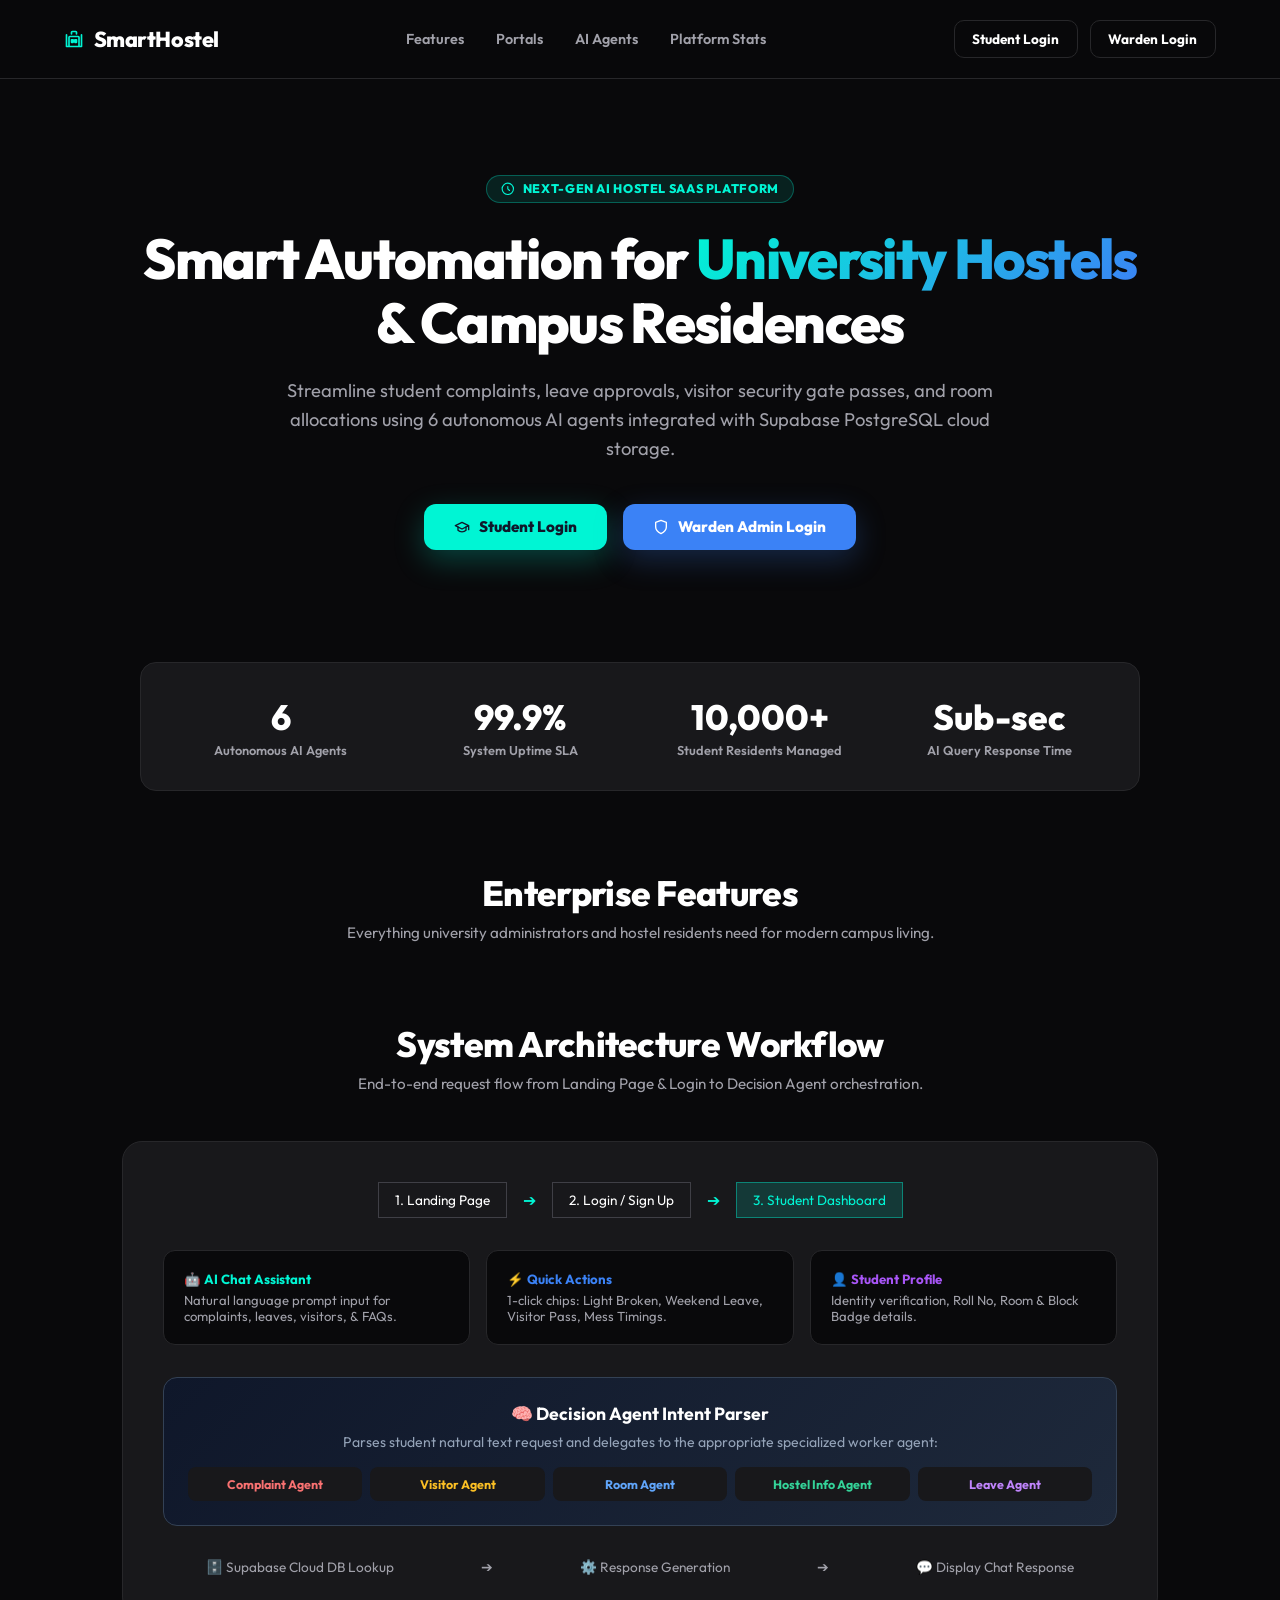
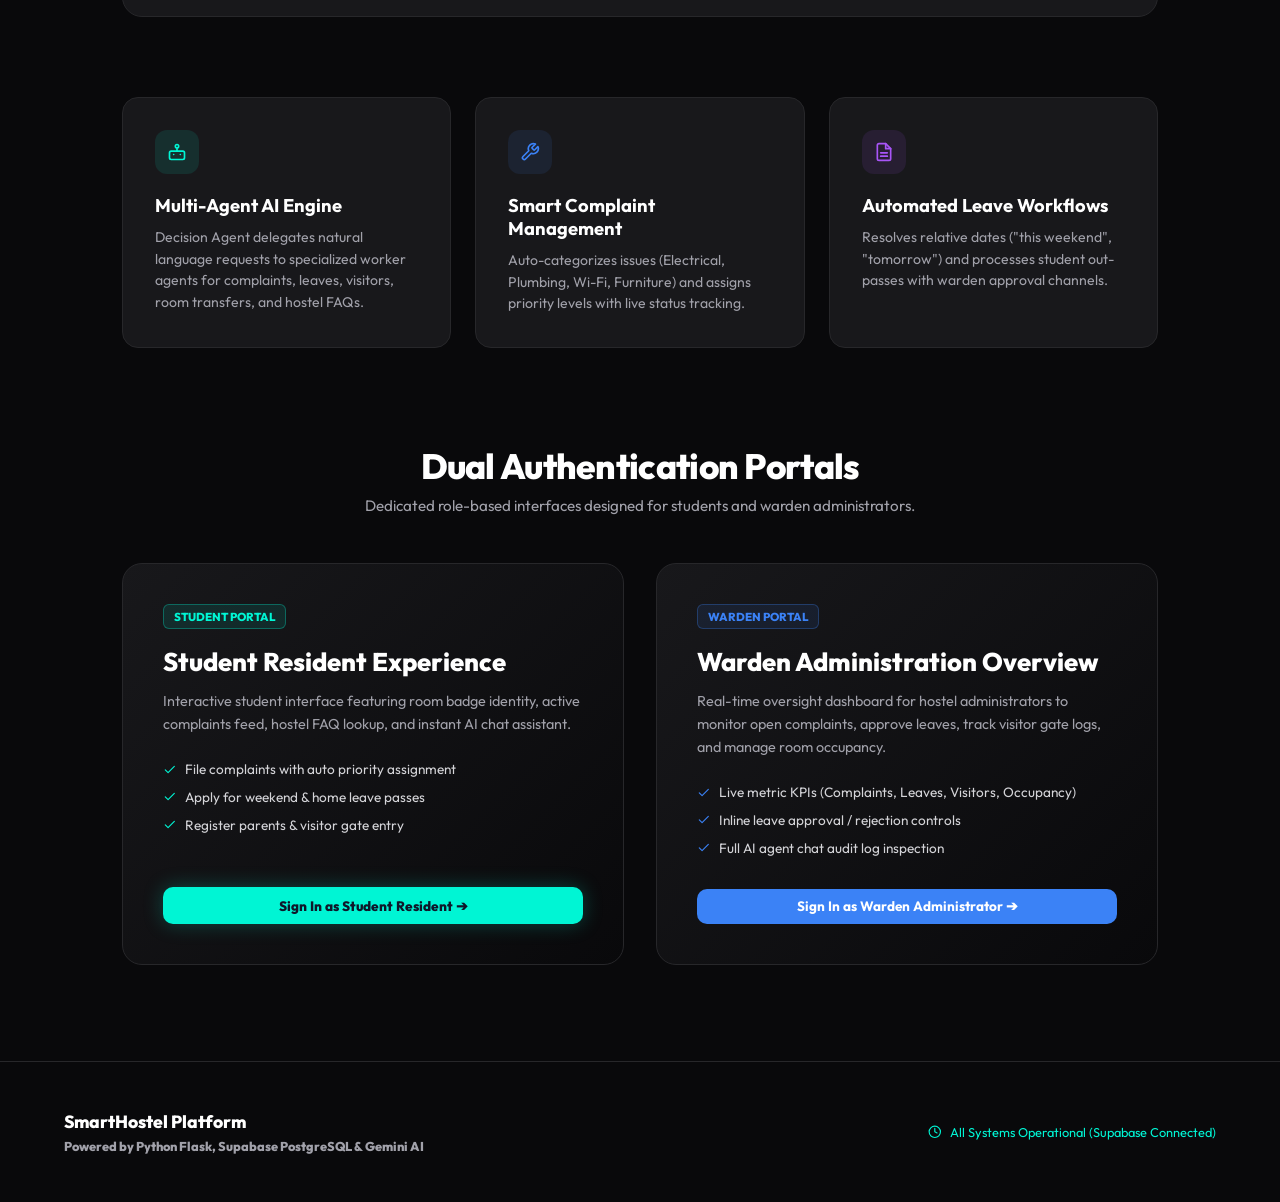
<file: templates/landing.html>
<!DOCTYPE html>
<html lang="en">
<head>
    <meta charset="UTF-8">
    <meta name="viewport" content="width=device-width, initial-scale=1.0">
    <title>SmartHostel — Next-Gen AI Hostel Management Platform</title>
    <style>
        @import url('https://fonts.googleapis.com/css2?family=Outfit:wght@300;400;500;600;700;800&family=JetBrains+Mono:wght@400;500;700&display=swap');

        :root {
            --landing-bg: #09090b;
            --landing-card: #18181b;
            --landing-border: #27272a;
            --landing-text: #f4f4f5;
            --landing-sub: #a1a1aa;
            --mint-accent: #00f5d4;
            --mint-dark: #059669;
            --blue-accent: #3b82f6;
        }

        * {
            margin: 0;
            padding: 0;
            box-sizing: border-box;
        }

        body {
            background-color: var(--landing-bg) !important;
            color: var(--landing-text) !important;
            font-family: 'Outfit', -apple-system, BlinkMacSystemFont, sans-serif !important;
            display: block !important;
            width: 100% !important;
            min-height: 100vh;
            margin: 0 !important;
            padding: 0 !important;
            overflow-x: hidden;
        }

        /* SVG Icon Base Styling */
        .svg-icon {
            width: 1rem;
            height: 1rem;
            display: inline-block;
            stroke: currentColor;
            fill: none;
            stroke-width: 2;
            stroke-linecap: round;
            stroke-linejoin: round;
            vertical-align: middle;
            flex-shrink: 0;
        }

        .svg-icon.icon-lg {
            width: 1.25rem;
            height: 1.25rem;
        }

        .svg-icon.icon-sm {
            width: 0.85rem;
            height: 0.85rem;
        }

        /* Tooltip Styling for Landing Page */
        [data-tooltip] {
            position: relative;
        }

        [data-tooltip]::before {
            content: attr(data-tooltip);
            position: absolute;
            bottom: 125%;
            left: 50%;
            transform: translateX(-50%) scale(0.92);
            background: #0f172a;
            color: #ffffff;
            font-size: 0.7rem;
            font-weight: 600;
            padding: 0.3rem 0.6rem;
            border-radius: 6px;
            white-space: nowrap;
            opacity: 0;
            visibility: hidden;
            transition: all 0.15s ease;
            pointer-events: none;
            box-shadow: 0 4px 14px rgba(0, 0, 0, 0.4);
            z-index: 200;
        }

        [data-tooltip]:hover::before {
            opacity: 1;
            visibility: visible;
            transform: translateX(-50%) scale(1);
        }

        /* Header Navigation */
        .landing-header {
            display: flex;
            justify-content: space-between;
            align-items: center;
            padding: 1.25rem 4rem;
            border-bottom: 1px solid var(--landing-border);
            background: rgba(9, 9, 11, 0.8);
            backdrop-filter: blur(12px);
            position: sticky;
            top: 0;
            z-index: 100;
        }

        .brand-logo {
            display: flex;
            align-items: center;
            gap: 0.6rem;
            font-size: 1.35rem;
            font-weight: 800;
            color: #ffffff;
            letter-spacing: -0.02em;
            text-decoration: none;
        }

        .nav-links {
            display: flex;
            align-items: center;
            gap: 2rem;
        }

        .nav-link-item {
            color: var(--landing-sub);
            text-decoration: none;
            font-size: 0.9rem;
            font-weight: 600;
            transition: color 0.2s ease;
        }

        .nav-link-item:hover {
            color: #ffffff;
        }

        .header-actions {
            display: flex;
            align-items: center;
            gap: 0.75rem;
        }

        .btn-ghost {
            background: transparent;
            color: #ffffff;
            border: 1px solid var(--landing-border);
            padding: 0.55rem 1.1rem;
            border-radius: 10px;
            font-size: 0.85rem;
            font-weight: 700;
            cursor: pointer;
            text-decoration: none;
            transition: all 0.2s ease;
        }

        .btn-ghost:hover {
            border-color: #52525b;
            background: #18181b;
        }

        .btn-primary-mint {
            background: var(--mint-accent);
            color: #0f172a;
            border: none;
            padding: 0.6rem 1.25rem;
            border-radius: 10px;
            font-size: 0.85rem;
            font-weight: 800;
            cursor: pointer;
            text-decoration: none;
            transition: all 0.2s ease;
            box-shadow: 0 0 20px rgba(0, 245, 212, 0.25);
        }

        .btn-primary-mint:hover {
            transform: translateY(-1px);
            box-shadow: 0 0 30px rgba(0, 245, 212, 0.4);
        }

        /* Hero Section */
        .hero-section {
            max-width: 1100px;
            margin: 0 auto;
            padding: 6rem 2rem 4rem 2rem;
            text-align: center;
        }

        .hero-badge {
            display: inline-flex;
            align-items: center;
            gap: 0.5rem;
            background: rgba(0, 245, 212, 0.1);
            border: 1px solid rgba(0, 245, 212, 0.3);
            color: var(--mint-accent);
            padding: 0.35rem 0.9rem;
            border-radius: 9999px;
            font-size: 0.78rem;
            font-weight: 800;
            letter-spacing: 0.05em;
            text-transform: uppercase;
            margin-bottom: 1.5rem;
        }

        .hero-title {
            font-size: 3.5rem;
            font-weight: 800;
            line-height: 1.15;
            letter-spacing: -0.03em;
            color: #ffffff;
            margin-bottom: 1.25rem;
        }

        .hero-title span {
            background: linear-gradient(135deg, var(--mint-accent) 0%, #3b82f6 100%);
            -webkit-background-clip: text;
            -webkit-text-fill-color: transparent;
        }

        .hero-subtitle {
            font-size: 1.15rem;
            color: var(--landing-sub);
            max-width: 720px;
            margin: 0 auto 2.5rem auto;
            line-height: 1.6;
        }

        .hero-cta-group {
            display: flex;
            justify-content: center;
            align-items: center;
            gap: 1rem;
            flex-wrap: wrap;
        }

        .btn-hero-lg {
            padding: 0.85rem 1.85rem;
            border-radius: 12px;
            font-size: 0.95rem;
            font-weight: 800;
            text-decoration: none;
            display: inline-flex;
            align-items: center;
            gap: 0.6rem;
            transition: all 0.2s ease;
        }

        .btn-student {
            background: var(--mint-accent);
            color: #0f172a;
            box-shadow: 0 10px 30px rgba(0, 245, 212, 0.25);
        }

        .btn-student:hover {
            transform: translateY(-2px);
            box-shadow: 0 15px 40px rgba(0, 245, 212, 0.4);
        }

        .btn-warden {
            background: #3b82f6;
            color: #ffffff;
            box-shadow: 0 10px 30px rgba(59, 130, 246, 0.25);
        }

        .btn-warden:hover {
            transform: translateY(-2px);
            box-shadow: 0 15px 40px rgba(59, 130, 246, 0.4);
        }

        .btn-demo-outline {
            background: transparent;
            color: #ffffff;
            border: 1px solid var(--landing-border);
        }

        .btn-demo-outline:hover {
            background: #18181b;
            border-color: #52525b;
        }

        /* Stats Grid */
        .stats-banner {
            max-width: 1000px;
            margin: 3rem auto 5rem auto;
            display: grid;
            grid-template-columns: repeat(4, 1fr);
            gap: 1.5rem;
            background: var(--landing-card);
            border: 1px solid var(--landing-border);
            border-radius: 16px;
            padding: 2rem;
            text-align: center;
        }

        .stat-box h3 {
            font-size: 2.2rem;
            font-weight: 800;
            color: #ffffff;
            margin-bottom: 0.2rem;
        }

        .stat-box p {
            font-size: 0.8rem;
            color: var(--landing-sub);
            font-weight: 600;
        }

        /* Section Title */
        .section-header {
            text-align: center;
            max-width: 600px;
            margin: 0 auto 3rem auto;
        }

        .section-header h2 {
            font-size: 2.2rem;
            font-weight: 800;
            color: #ffffff;
            letter-spacing: -0.02em;
            margin-bottom: 0.5rem;
        }

        .section-header p {
            font-size: 0.95rem;
            color: var(--landing-sub);
        }

        /* Features Grid */
        .features-grid {
            max-width: 1100px;
            margin: 0 auto 6rem auto;
            display: grid;
            grid-template-columns: repeat(3, 1fr);
            gap: 1.5rem;
            padding: 0 2rem;
        }

        .feature-card {
            background: var(--landing-card);
            border: 1px solid var(--landing-border);
            border-radius: 16px;
            padding: 2rem;
            transition: all 0.2s ease;
        }

        .feature-card:hover {
            border-color: #3f3f46;
            transform: translateY(-3px);
        }

        .feature-icon {
            width: 44px;
            height: 44px;
            border-radius: 12px;
            background: rgba(0, 245, 212, 0.1);
            color: var(--mint-accent);
            display: flex;
            align-items: center;
            justify-content: center;
            margin-bottom: 1.25rem;
        }

        .feature-card h3 {
            font-size: 1.15rem;
            font-weight: 700;
            color: #ffffff;
            margin-bottom: 0.6rem;
        }

        .feature-card p {
            font-size: 0.88rem;
            color: var(--landing-sub);
            line-height: 1.55;
        }

        /* Dual Portal Showcase Section */
        .portals-section {
            max-width: 1100px;
            margin: 0 auto 6rem auto;
            padding: 0 2rem;
        }

        .portals-grid {
            display: grid;
            grid-template-columns: repeat(2, 1fr);
            gap: 2rem;
        }

        .portal-card {
            background: linear-gradient(135deg, #18181b 0%, #09090b 100%);
            border: 1px solid var(--landing-border);
            border-radius: 20px;
            padding: 2.5rem;
            display: flex;
            flex-direction: column;
            justify-content: space-between;
        }

        .portal-badge {
            font-size: 0.72rem;
            font-weight: 800;
            padding: 0.25rem 0.6rem;
            border-radius: 6px;
            width: fit-content;
            margin-bottom: 1rem;
        }

        .portal-card h3 {
            font-size: 1.6rem;
            font-weight: 800;
            color: #ffffff;
            margin-bottom: 0.75rem;
        }

        .portal-card p {
            font-size: 0.9rem;
            color: var(--landing-sub);
            line-height: 1.6;
            margin-bottom: 1.5rem;
        }

        .portal-features-list {
            list-style: none;
            padding: 0;
            margin: 0 0 2rem 0;
            display: flex;
            flex-direction: column;
            gap: 0.6rem;
            font-size: 0.85rem;
            color: #d4d4d8;
        }

        .portal-features-list li {
            display: flex;
            align-items: center;
            gap: 0.5rem;
        }

        /* Footer */
        .landing-footer {
            border-top: 1px solid var(--landing-border);
            padding: 3rem 4rem;
            display: flex;
            justify-content: space-between;
            align-items: center;
            background: #09090b;
        }

        .footer-brand {
            font-size: 1.1rem;
            font-weight: 800;
            color: #ffffff;
        }

        .footer-text {
            font-size: 0.8rem;
            color: var(--landing-sub);
        }
    </style>
</head>
<body>

    <!-- Header Navigation -->
    <header class="landing-header">
        <a href="/" class="brand-logo">
            <span style="color: var(--mint-accent); display: inline-flex;">
                <svg class="svg-icon icon-lg" viewBox="0 0 24 24"><path d="M3 21h18M3 7v14M21 7v14M6 21V10a1 1 0 0 1 1-1h10a1 1 0 0 1 1 1v11M9 13h2v3H9zM13 13h2v3h-2zM9 6V4a1 1 0 0 1 1-1h4a1 1 0 0 1 1 1v2"/></svg>
            </span>
            <span>SmartHostel</span>
        </a>

        <nav class="nav-links">
            <a href="#features" class="nav-link-item">Features</a>
            <a href="#portals" class="nav-link-item">Portals</a>
            <a href="#ai-agents" class="nav-link-item">AI Agents</a>
            <a href="#stats" class="nav-link-item">Platform Stats</a>
        </nav>

        <div class="header-actions">
            <a href="/login?role=student" class="btn-ghost" data-tooltip="Sign in as Student Resident">Student Login</a>
            <a href="/login?role=warden" class="btn-ghost" data-tooltip="Sign in as Warden Administrator">Warden Login</a>
        </div>
    </header>

    <!-- Main Hero Section -->
    <section class="hero-section">
        <div class="hero-badge">
            <svg class="svg-icon icon-sm" viewBox="0 0 24 24"><circle cx="12" cy="12" r="10"/><path d="M12 8v4l3 3"/></svg>
            <span>NEXT-GEN AI HOSTEL SAAS PLATFORM</span>
        </div>

        <h1 class="hero-title">
            Smart Automation for <span>University Hostels</span> & Campus Residences
        </h1>

        <p class="hero-subtitle">
            Streamline student complaints, leave approvals, visitor security gate passes, and room allocations using 6 autonomous AI agents integrated with Supabase PostgreSQL cloud storage.
        </p>

        <div class="hero-cta-group">
            <a href="/login?role=student" class="btn-hero-lg btn-student" data-tooltip="Access Student Portal">
                <svg class="svg-icon" viewBox="0 0 24 24"><path d="M22 10v6M2 10l10-5 10 5-10 5z"/><path d="M6 12v5c3 3 9 3 12 0v-5"/></svg>
                <span>Student Login</span>
            </a>

            <a href="/login?role=warden" class="btn-hero-lg btn-warden" data-tooltip="Access Warden Administration">
                <svg class="svg-icon" viewBox="0 0 24 24"><path d="M12 22s8-4 8-10V5l-8-3-8 3v7c0 6 8 10 8 10z"/></svg>
                <span>Warden Admin Login</span>
            </a>
        </div>
    </section>

    <!-- Platform Stats Banner -->
    <section class="stats-banner" id="stats">
        <div class="stat-box">
            <h3>6</h3>
            <p>Autonomous AI Agents</p>
        </div>
        <div class="stat-box">
            <h3>99.9%</h3>
            <p>System Uptime SLA</p>
        </div>
        <div class="stat-box">
            <h3>10,000+</h3>
            <p>Student Residents Managed</p>
        </div>
        <div class="stat-box">
            <h3>Sub-sec</h3>
            <p>AI Query Response Time</p>
        </div>
    </section>

    <!-- Feature Highlights -->
    <section class="section-header" id="features">
        <h2>Enterprise Features</h2>
        <p>Everything university administrators and hostel residents need for modern campus living.</p>
    </section>

    <!-- System Workflow Flowchart Section -->
    <section class="section-header" id="ai-agents" style="margin-top: 5rem;">
        <h2>System Architecture Workflow</h2>
        <p>End-to-end request flow from Landing Page & Login to Decision Agent orchestration.</p>
    </section>

    <div style="max-width: 1100px; margin: 0 auto 5rem auto; padding: 0 2rem;">
        <div style="background: var(--landing-card); border: 1px solid var(--landing-border); border-radius: 20px; padding: 2.5rem; text-align: center;">
            <div style="display: flex; justify-content: center; align-items: center; gap: 1rem; flex-wrap: wrap; margin-bottom: 2rem;">
                <span class="badge-mint-tag" style="background: #18181b; border: 1px solid #3f3f46; color: #ffffff; padding: 0.5rem 1rem; font-size: 0.85rem;">1. Landing Page</span>
                <span style="color: var(--mint-accent);">➔</span>
                <span class="badge-mint-tag" style="background: #18181b; border: 1px solid #3f3f46; color: #ffffff; padding: 0.5rem 1rem; font-size: 0.85rem;">2. Login / Sign Up</span>
                <span style="color: var(--mint-accent);">➔</span>
                <span class="badge-mint-tag" style="background: rgba(0, 245, 212, 0.15); border: 1px solid rgba(0, 245, 212, 0.4); color: var(--mint-accent); padding: 0.5rem 1rem; font-size: 0.85rem;">3. Student Dashboard</span>
            </div>

            <div style="display: grid; grid-template-columns: repeat(3, 1fr); gap: 1rem; margin-bottom: 2rem; text-align: left;">
                <div style="background: #09090b; border: 1px solid #27272a; padding: 1.25rem; border-radius: 12px;">
                    <h5 style="color: var(--mint-accent); margin-bottom: 0.3rem;">🤖 AI Chat Assistant</h5>
                    <p style="font-size: 0.82rem; color: var(--landing-sub);">Natural language prompt input for complaints, leaves, visitors, & FAQs.</p>
                </div>
                <div style="background: #09090b; border: 1px solid #27272a; padding: 1.25rem; border-radius: 12px;">
                    <h5 style="color: #3b82f6; margin-bottom: 0.3rem;">⚡ Quick Actions</h5>
                    <p style="font-size: 0.82rem; color: var(--landing-sub);">1-click chips: Light Broken, Weekend Leave, Visitor Pass, Mess Timings.</p>
                </div>
                <div style="background: #09090b; border: 1px solid #27272a; padding: 1.25rem; border-radius: 12px;">
                    <h5 style="color: #a855f7; margin-bottom: 0.3rem;">👤 Student Profile</h5>
                    <p style="font-size: 0.82rem; color: var(--landing-sub);">Identity verification, Roll No, Room & Block Badge details.</p>
                </div>
            </div>

            <div style="background: linear-gradient(135deg, #0f172a 0%, #1e293b 100%); border: 1px solid #334155; padding: 1.5rem; border-radius: 14px; margin-bottom: 2rem;">
                <h4 style="color: #ffffff; font-size: 1.1rem; margin-bottom: 0.5rem;">🧠 Decision Agent Intent Parser</h4>
                <p style="font-size: 0.88rem; color: #94a3b8;">Parses student natural text request and delegates to the appropriate specialized worker agent:</p>
                
                <div style="display: grid; grid-template-columns: repeat(5, 1fr); gap: 0.5rem; margin-top: 1rem;">
                    <div style="background: #18181b; padding: 0.6rem; border-radius: 8px; font-size: 0.78rem; font-weight: 700; color: #f87171;">Complaint Agent</div>
                    <div style="background: #18181b; padding: 0.6rem; border-radius: 8px; font-size: 0.78rem; font-weight: 700; color: #fbbf24;">Visitor Agent</div>
                    <div style="background: #18181b; padding: 0.6rem; border-radius: 8px; font-size: 0.78rem; font-weight: 700; color: #60a5fa;">Room Agent</div>
                    <div style="background: #18181b; padding: 0.6rem; border-radius: 8px; font-size: 0.78rem; font-weight: 700; color: #34d399;">Hostel Info Agent</div>
                    <div style="background: #18181b; padding: 0.6rem; border-radius: 8px; font-size: 0.78rem; font-weight: 700; color: #c084fc;">Leave Agent</div>
                </div>
            </div>

            <div style="display: flex; justify-content: space-around; align-items: center; font-size: 0.85rem; color: var(--landing-sub);">
                <span>🗄️ Supabase Cloud DB Lookup</span>
                <span>➔</span>
                <span>⚙️ Response Generation</span>
                <span>➔</span>
                <span>💬 Display Chat Response</span>
            </div>
        </div>
    </div>

    <div class="features-grid">
        <div class="feature-card">
            <div class="feature-icon">
                <svg class="svg-icon icon-lg" viewBox="0 0 24 24"><rect x="3" y="11" width="18" height="10" rx="2"/><circle cx="12" cy="5" r="2"/><path d="M12 7v4M8 15h.01M16 15h.01"/></svg>
            </div>
            <h3>Multi-Agent AI Engine</h3>
            <p>Decision Agent delegates natural language requests to specialized worker agents for complaints, leaves, visitors, room transfers, and hostel FAQs.</p>
        </div>

        <div class="feature-card">
            <div class="feature-icon" style="background: rgba(59, 130, 246, 0.1); color: #3b82f6;">
                <svg class="svg-icon icon-lg" viewBox="0 0 24 24"><path d="M14.7 6.3a1 1 0 0 0 0 1.4l1.6 1.6a1 1 0 0 0 1.4 0l3.77-3.77a6 6 0 0 1-7.94 7.94l-6.91 6.91a2.12 2.12 0 0 1-3-3l6.91-6.91a6 6 0 0 1 7.94-7.94l-3.76 3.76z"/></svg>
            </div>
            <h3>Smart Complaint Management</h3>
            <p>Auto-categorizes issues (Electrical, Plumbing, Wi-Fi, Furniture) and assigns priority levels with live status tracking.</p>
        </div>

        <div class="feature-card">
            <div class="feature-icon" style="background: rgba(168, 85, 247, 0.1); color: #a855f7;">
                <svg class="svg-icon icon-lg" viewBox="0 0 24 24"><path d="M14 2H6a2 2 0 0 0-2 2v16a2 2 0 0 0 2 2h12a2 2 0 0 0 2-2V8z"/><polyline points="14 2 14 8 20 8"/><line x1="16" y1="13" x2="8" y2="13"/><line x1="16" y1="17" x2="8" y2="17"/></svg>
            </div>
            <h3>Automated Leave Workflows</h3>
            <p>Resolves relative dates ("this weekend", "tomorrow") and processes student out-passes with warden approval channels.</p>
        </div>
    </div>

    <!-- Dual Portals Section -->
    <section class="section-header" id="portals">
        <h2>Dual Authentication Portals</h2>
        <p>Dedicated role-based interfaces designed for students and warden administrators.</p>
    </section>

    <div class="portals-section">
        <div class="portals-grid">
            
            <!-- Student Portal Card -->
            <div class="portal-card">
                <div>
                    <div class="portal-badge" style="background: rgba(0, 245, 212, 0.1); color: var(--mint-accent); border: 1px solid rgba(0, 245, 212, 0.3);">STUDENT PORTAL</div>
                    <h3>Student Resident Experience</h3>
                    <p>Interactive student interface featuring room badge identity, active complaints feed, hostel FAQ lookup, and instant AI chat assistant.</p>
                    
                    <ul class="portal-features-list">
                        <li>
                            <svg class="svg-icon icon-sm" style="color: var(--mint-accent);" viewBox="0 0 24 24"><polyline points="20 6 9 17 4 12"/></svg>
                            File complaints with auto priority assignment
                        </li>
                        <li>
                            <svg class="svg-icon icon-sm" style="color: var(--mint-accent);" viewBox="0 0 24 24"><polyline points="20 6 9 17 4 12"/></svg>
                            Apply for weekend & home leave passes
                        </li>
                        <li>
                            <svg class="svg-icon icon-sm" style="color: var(--mint-accent);" viewBox="0 0 24 24"><polyline points="20 6 9 17 4 12"/></svg>
                            Register parents & visitor gate entry
                        </li>
                    </ul>
                </div>

                <a href="/login?role=student" class="btn-primary-mint" style="text-align: center;" data-tooltip="Sign in as Student">
                    <span>Sign In as Student Resident ➔</span>
                </a>
            </div>

            <!-- Warden Portal Card -->
            <div class="portal-card">
                <div>
                    <div class="portal-badge" style="background: rgba(59, 130, 246, 0.1); color: #3b82f6; border: 1px solid rgba(59, 130, 246, 0.3);">WARDEN PORTAL</div>
                    <h3>Warden Administration Overview</h3>
                    <p>Real-time oversight dashboard for hostel administrators to monitor open complaints, approve leaves, track visitor gate logs, and manage room occupancy.</p>
                    
                    <ul class="portal-features-list">
                        <li>
                            <svg class="svg-icon icon-sm" style="color: #3b82f6;" viewBox="0 0 24 24"><polyline points="20 6 9 17 4 12"/></svg>
                            Live metric KPIs (Complaints, Leaves, Visitors, Occupancy)
                        </li>
                        <li>
                            <svg class="svg-icon icon-sm" style="color: #3b82f6;" viewBox="0 0 24 24"><polyline points="20 6 9 17 4 12"/></svg>
                            Inline leave approval / rejection controls
                        </li>
                        <li>
                            <svg class="svg-icon icon-sm" style="color: #3b82f6;" viewBox="0 0 24 24"><polyline points="20 6 9 17 4 12"/></svg>
                            Full AI agent chat audit log inspection
                        </li>
                    </ul>
                </div>

                <a href="/login?role=warden" class="btn-ghost" style="text-align: center; background: #3b82f6; border: none; color: #ffffff;" data-tooltip="Sign in as Warden">
                    <span>Sign In as Warden Administrator ➔</span>
                </a>
            </div>

        </div>
    </div>

    <!-- Footer -->
    <footer class="landing-footer">
        <div class="footer-brand">
            <span>SmartHostel Platform</span>
            <div class="footer-text" style="margin-top: 0.3rem;">Powered by Python Flask, Supabase PostgreSQL & Gemini AI</div>
        </div>

        <div style="display: flex; align-items: center; gap: 0.5rem; font-size: 0.8rem; color: var(--mint-accent);">
            <svg class="svg-icon icon-sm" viewBox="0 0 24 24"><circle cx="12" cy="12" r="10"/><polyline points="12 6 12 12 16 14"/></svg>
            <span>All Systems Operational (Supabase Connected)</span>
        </div>
    </footer>

</body>
</html>
</file>
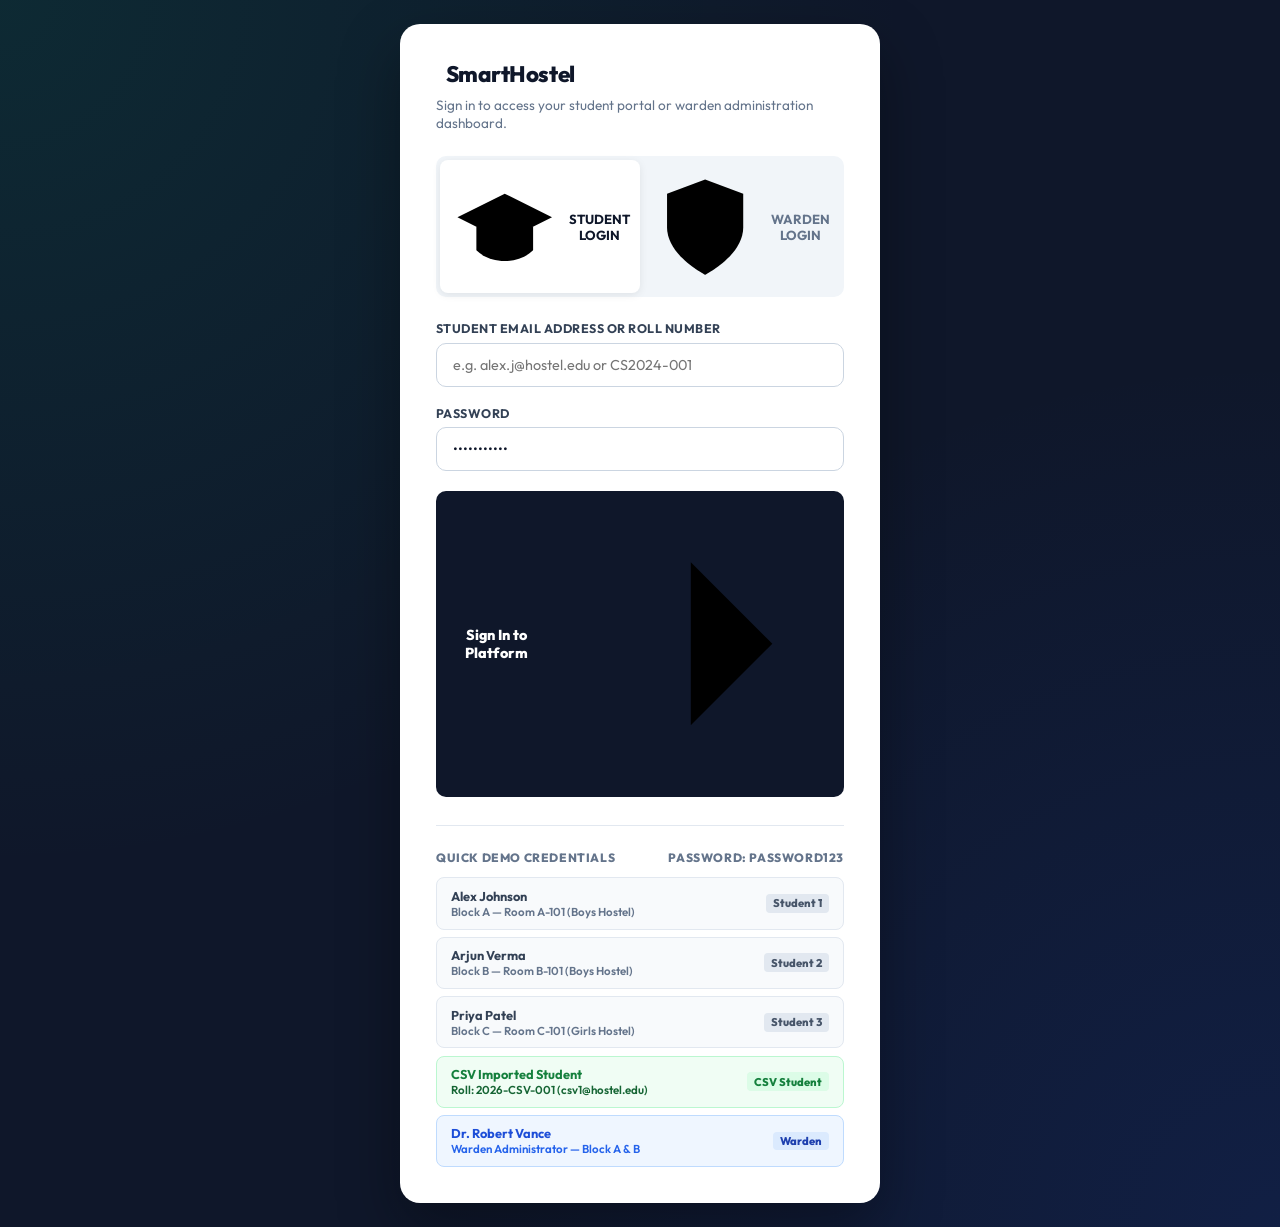
<file: templates/login.html>
<!DOCTYPE html>
<html lang="en">
<head>
    <meta charset="UTF-8">
    <meta name="viewport" content="width=device-width, initial-scale=1.0">
    <title>Sign In — Smart Hostel Platform</title>
    <link rel="stylesheet" href="/static/css/style.css">
    <style>
        body {
            background-color: #0f172a;
            background-image: 
                radial-gradient(at 0% 0%, rgba(5, 150, 105, 0.15) 0px, transparent 50%),
                radial-gradient(at 100% 100%, rgba(29, 78, 216, 0.15) 0px, transparent 50%);
            display: flex;
            align-items: center;
            justify-content: center;
            min-height: 100vh;
            margin: 0;
            padding: 1.5rem;
        }

        .login-card {
            background: #ffffff;
            border-radius: 20px;
            box-shadow: 0 25px 60px rgba(0, 0, 0, 0.35);
            width: 100%;
            max-width: 480px;
            padding: 2.25rem;
            box-sizing: border-box;
        }

        .login-brand {
            display: flex;
            align-items: center;
            gap: 0.6rem;
            margin-bottom: 0.5rem;
        }

        .login-brand h2 {
            font-size: 1.4rem;
            font-weight: 800;
            color: #0f172a;
            letter-spacing: -0.02em;
        }

        .login-subtitle {
            font-size: 0.85rem;
            color: #64748b;
            margin-bottom: 1.5rem;
        }

        .login-role-tabs {
            display: flex;
            background: #f1f5f9;
            padding: 0.25rem;
            border-radius: 10px;
            margin-bottom: 1.5rem;
        }

        .role-tab {
            flex: 1;
            padding: 0.6rem 0.5rem;
            border: none;
            background: transparent;
            font-size: 0.82rem;
            font-weight: 700;
            color: #64748b;
            border-radius: 8px;
            cursor: pointer;
            transition: all 0.2s ease;
            display: flex;
            align-items: center;
            justify-content: center;
            gap: 0.4rem;
        }

        .role-tab.active {
            background: #ffffff;
            color: #0f172a;
            box-shadow: 0 2px 8px rgba(0, 0, 0, 0.08);
        }

        .form-group {
            margin-bottom: 1.2rem;
        }

        .form-group label {
            display: block;
            font-size: 0.78rem;
            font-weight: 700;
            color: #334155;
            margin-bottom: 0.4rem;
            text-transform: uppercase;
            letter-spacing: 0.04em;
        }

        .form-control {
            width: 100%;
            padding: 0.75rem 1rem;
            border: 1px solid #cbd5e1;
            border-radius: 10px;
            font-size: 0.9rem;
            color: #0f172a;
            outline: none;
            transition: border-color 0.2s ease;
            box-sizing: border-box;
        }

        .form-control:focus {
            border-color: #059669;
            box-shadow: 0 0 0 3px rgba(5, 150, 105, 0.15);
        }

        .btn-submit {
            width: 100%;
            background: #0f172a;
            color: #ffffff;
            border: none;
            padding: 0.85rem;
            border-radius: 10px;
            font-size: 0.9rem;
            font-weight: 800;
            cursor: pointer;
            transition: background 0.2s ease;
            display: flex;
            align-items: center;
            justify-content: center;
            gap: 0.5rem;
            margin-top: 1rem;
        }

        .btn-submit:hover {
            background: #1e293b;
        }

        .demo-accounts-box {
            margin-top: 1.75rem;
            padding-top: 1.5rem;
            border-top: 1px solid #e2e8f0;
        }

        .demo-title {
            font-size: 0.75rem;
            font-weight: 800;
            color: #64748b;
            text-transform: uppercase;
            letter-spacing: 0.05em;
            margin-bottom: 0.75rem;
            display: flex;
            align-items: center;
            justify-content: space-between;
        }

        .demo-grid {
            display: flex;
            flex-direction: column;
            gap: 0.45rem;
        }

        .demo-btn {
            background: #f8fafc;
            border: 1px solid #e2e8f0;
            padding: 0.6rem 0.85rem;
            border-radius: 8px;
            font-size: 0.8rem;
            font-weight: 600;
            color: #334155;
            cursor: pointer;
            text-align: left;
            display: flex;
            align-items: center;
            justify-content: space-between;
            transition: all 0.15s ease;
        }

        .demo-btn:hover {
            background: #ecfdf5;
            border-color: #a7f3d0;
            color: #047857;
        }

        .demo-badge {
            font-size: 0.7rem;
            font-weight: 800;
            padding: 0.15rem 0.45rem;
            border-radius: 4px;
            background: #e2e8f0;
            color: #475569;
        }
    </style>
</head>
<body>

    <div class="login-card">
        <div class="login-brand">
            <span style="color: #059669; display: inline-flex;">
                <svg class="svg-icon icon-lg" viewBox="0 0 24 24"><path d="M3 21h18M3 7v14M21 7v14M6 21V10a1 1 0 0 1 1-1h10a1 1 0 0 1 1 1v11M9 13h2v3H9zM13 13h2v3h-2zM9 6V4a1 1 0 0 1 1-1h4a1 1 0 0 1 1 1v2"/></svg>
            </span>
            <h2>SmartHostel</h2>
        </div>
        <p class="login-subtitle">Sign in to access your student portal or warden administration dashboard.</p>

        <!-- Role Selector Tabs -->
        <div class="login-role-tabs">
            <button type="button" class="role-tab active" id="tabStudent" onclick="selectRole('student')">
                <svg class="svg-icon icon-sm" viewBox="0 0 24 24"><path d="M22 10v6M2 10l10-5 10 5-10 5z"/><path d="M6 12v5c3 3 9 3 12 0v-5"/></svg>
                STUDENT LOGIN
            </button>
            <button type="button" class="role-tab" id="tabWarden" onclick="selectRole('warden')">
                <svg class="svg-icon icon-sm" viewBox="0 0 24 24"><path d="M12 22s8-4 8-10V5l-8-3-8 3v7c0 6 8 10 8 10z"/></svg>
                WARDEN LOGIN
            </button>
        </div>

        <!-- Login Form -->
        <form id="loginForm" onsubmit="handleLoginSubmit(event)">
            <input type="hidden" id="roleInput" value="student">

            <div class="form-group">
                <label id="emailLabel">Student Email Address or Roll Number</label>
                <input type="text" id="emailInput" class="form-control" placeholder="e.g. alex.j@hostel.edu or CS2024-001" required>
            </div>


            <div class="form-group">
                <label>Password</label>
                <input type="password" id="passwordInput" class="form-control" placeholder="••••••••" value="password123" required>
            </div>

            <button type="submit" class="btn-submit">
                <span>Sign In to Platform</span>
                <svg class="svg-icon" viewBox="0 0 24 24"><line x1="5" y1="12" x2="19" y2="12"/><polyline points="12 5 19 12 12 19"/></svg>
            </button>
        </form>

        <!-- Quick Demo One-Click Login Accounts -->
        <div class="demo-accounts-box">
            <div class="demo-title">
                <span>Quick Demo Credentials</span>
                <span>Password: password123</span>
            </div>
            <div class="demo-grid">
                <button type="button" class="demo-btn" onclick="quickLogin('alex.j@hostel.edu', 'password123', 'student')">
                    <div>
                        <strong>Alex Johnson</strong>
                        <div style="font-size:0.72rem; color:#64748b;">Block A — Room A-101 (Boys Hostel)</div>
                    </div>
                    <span class="demo-badge">Student 1</span>
                </button>

                <button type="button" class="demo-btn" onclick="quickLogin('arjun.v@hostel.edu', 'password123', 'student')">
                    <div>
                        <strong>Arjun Verma</strong>
                        <div style="font-size:0.72rem; color:#64748b;">Block B — Room B-101 (Boys Hostel)</div>
                    </div>
                    <span class="demo-badge">Student 2</span>
                </button>

                <button type="button" class="demo-btn" onclick="quickLogin('priya.p@hostel.edu', 'password123', 'student')">
                    <div>
                        <strong>Priya Patel</strong>
                        <div style="font-size:0.72rem; color:#64748b;">Block C — Room C-101 (Girls Hostel)</div>
                    </div>
                    <span class="demo-badge">Student 3</span>
                </button>

                <button type="button" class="demo-btn" onclick="quickLogin('csv1@hostel.edu', 'password123', 'student')" style="background:#f0fdf4; border-color:#bbf7d0; color:#15803d;">
                    <div>
                        <strong>CSV Imported Student</strong>
                        <div style="font-size:0.72rem; color:#166534;">Roll: 2026-CSV-001 (csv1@hostel.edu)</div>
                    </div>
                    <span class="demo-badge" style="background:#dcfce7; color:#15803d;">CSV Student</span>
                </button>


                <button type="button" class="demo-btn" onclick="quickLogin('warden@hostel.edu', 'password123', 'warden')" style="background:#eff6ff; border-color:#bfdbfe; color:#1d4ed8;">
                    <div>
                        <strong>Dr. Robert Vance</strong>
                        <div style="font-size:0.72rem; color:#2563eb;">Warden Administrator — Block A & B</div>
                    </div>
                    <span class="demo-badge" style="background:#dbeafe; color:#1e40af;">Warden</span>
                </button>
            </div>
        </div>
    </div>

    <!-- Toast Notifications Container -->
    <div id="toastContainer" class="toast-container"></div>

    <script>
        document.addEventListener('DOMContentLoaded', () => {
            const params = new URLSearchParams(window.location.search);
            const roleParam = params.get('role');
            if (roleParam === 'warden') {
                selectRole('warden');
            } else if (roleParam === 'student') {
                selectRole('student');
            }
        });

        function selectRole(role) {
            document.getElementById('roleInput').value = role;
            const tabStudent = document.getElementById('tabStudent');
            const tabWarden = document.getElementById('tabWarden');
            const emailLabel = document.getElementById('emailLabel');
            const emailInput = document.getElementById('emailInput');

            if (role === 'warden') {
                tabStudent.classList.remove('active');
                tabWarden.classList.add('active');
                emailLabel.textContent = 'Warden Email Address';
                emailInput.placeholder = 'warden@hostel.edu';
            } else {
                tabStudent.classList.add('active');
                tabWarden.classList.remove('active');
                emailLabel.textContent = 'Student Email Address';
                emailInput.placeholder = 'alex.j@hostel.edu';
            }
        }

        async function handleLoginSubmit(e) {
            e.preventDefault();
            const email = document.getElementById('emailInput').value.trim();
            const password = document.getElementById('passwordInput').value.trim();
            const role = document.getElementById('roleInput').value;

            await performLogin(email, password, role);
        }

        async function quickLogin(email, password, role) {
            document.getElementById('emailInput').value = email;
            document.getElementById('passwordInput').value = password;
            selectRole(role);
            await performLogin(email, password, role);
        }

        async function performLogin(email, password, role) {
            try {
                const res = await fetch('/api/login', {
                    method: 'POST',
                    headers: { 'Content-Type': 'application/json' },
                    body: JSON.stringify({ email, password, role })
                });

                const data = await res.json();
                if (data.success) {
                    localStorage.setItem('shms_user', JSON.stringify(data.user));
                    sessionStorage.setItem('shms_role', data.user.role);
                    showToast(`Authenticated as ${data.user.name}`, 'info');
                    setTimeout(() => {
                        window.location.href = '/app?role=' + (data.user.role || 'student');
                    }, 300);
                } else {
                    showToast(data.message || 'Login failed', 'error');
                }
            } catch (err) {
                showToast('Network error logging in', 'error');
            }
        }

        function showToast(message, type = 'info') {
            const container = document.getElementById('toastContainer');
            if (!container) return;
            const toast = document.createElement('div');
            toast.className = `toast ${type === 'error' ? 'toast-error' : ''}`;
            toast.innerHTML = `
                <svg class="svg-icon icon-sm" viewBox="0 0 24 24"><circle cx="12" cy="12" r="10"/><line x1="12" y1="8" x2="12" y2="12"/><line x1="12" y1="16" x2="12.01" y2="16"/></svg>
                <span>${message}</span>
            `;
            container.appendChild(toast);
            setTimeout(() => {
                toast.style.opacity = '0';
                toast.style.transform = 'translateX(100%)';
                toast.style.transition = 'all 0.2s ease';
                setTimeout(() => toast.remove(), 200);
            }, 3000);
        }
    </script>
</body>
</html>
</file>
<file: static/css/style.css>
/* HSM - Modern Light Canvas & Mint Glassmorphism Theme (Hostel-OS SaaS Edition) */
@import url('https://fonts.googleapis.com/css2?family=Outfit:wght@300;400;500;600;700;800&family=JetBrains+Mono:wght@400;500;700&display=swap');

:root {
    --bg-canvas: #f4f6f8;
    --card-bg: #ffffff;
    --card-border: #e2e8f0;
    --card-shadow: 0 4px 20px rgba(0, 0, 0, 0.04);
    
    --dark-card-bg: #09090b;
    --dark-card-border: #27272a;
    --dark-card-text: #f4f4f5;

    --text-primary: #0f172a;
    --text-secondary: #475569;
    --text-muted: #94a3b8;

    --mint-accent: #00f5d4;
    --mint-glow: rgba(0, 245, 212, 0.25);
    --mint-dark: #059669;
    --mint-light-bg: #e6fffa;
    --mint-pill-text: #047857;

    --purple-accent: #8b5cf6;
    --purple-light: #f5f3ff;

    --badge-bg: #f1f5f9;
    --badge-border: #cbd5e1;
    
    --danger-bg: #fef2f2;
    --danger-text: #ef4444;
    --danger-border: #fca5a5;

    --warning-bg: #fffbeb;
    --warning-text: #d97706;
}

* {
    margin: 0;
    padding: 0;
    box-sizing: border-box;
    font-family: 'Outfit', -apple-system, BlinkMacSystemFont, sans-serif;
}

body {
    background-color: var(--bg-canvas);
    color: var(--text-primary);
    min-height: 100vh;
    display: flex;
    overflow-x: hidden;
}

/* Main Layout Grid */
.hsm-wrapper {
    display: flex;
    width: 100vw;
    height: 100vh;
    overflow: hidden;
}

/* Sidebar */
.hsm-sidebar {
    width: 260px;
    background: #ffffff;
    border-right: 1px solid var(--card-border);
    display: flex;
    flex-direction: column;
    padding: 1.25rem 1rem;
    flex-shrink: 0;
    z-index: 10;
}

.sidebar-brand {
    padding-bottom: 1rem;
    margin-bottom: 1rem;
    border-bottom: 1px solid #f1f5f9;
}

.brand-title {
    font-size: 1.3rem;
    font-weight: 800;
    color: #0f172a;
    letter-spacing: -0.02em;
    display: flex;
    align-items: center;
    gap: 0.5rem;
}

.brand-sub {
    font-size: 0.7rem;
    font-weight: 700;
    color: var(--mint-dark);
    letter-spacing: 0.08em;
    text-transform: uppercase;
    margin-top: 0.15rem;
}

.saas-plan-badge {
    background: linear-gradient(135deg, #09090b 0%, #18181b 100%);
    color: #ffffff;
    padding: 0.6rem 0.85rem;
    border-radius: 10px;
    font-size: 0.75rem;
    font-weight: 700;
    display: flex;
    justify-content: space-between;
    align-items: center;
    margin-bottom: 1.25rem;
    box-shadow: 0 4px 12px rgba(0, 0, 0, 0.15);
}

.saas-plan-badge span.tier {
    color: var(--mint-accent);
    font-weight: 800;
}

.sidebar-nav {
    display: flex;
    flex-direction: column;
    gap: 0.35rem;
    flex: 1;
}

.nav-link {
    display: flex;
    align-items: center;
    gap: 0.75rem;
    padding: 0.65rem 0.85rem;
    border-radius: 10px;
    font-size: 0.85rem;
    font-weight: 600;
    color: var(--text-secondary);
    text-decoration: none;
    transition: all 0.15s ease;
    cursor: pointer;
}

.nav-link:hover {
    background: #f1f5f9;
    color: var(--text-primary);
}

.nav-link.active {
    background: var(--mint-accent);
    color: #0f172a;
    box-shadow: 0 4px 14px var(--mint-glow);
}

.sidebar-footer {
    display: flex;
    flex-direction: column;
    gap: 0.5rem;
    padding-top: 1rem;
    border-top: 1px solid #f1f5f9;
}

.btn-dark-action {
    background: #09090b;
    color: #ffffff;
    border: none;
    padding: 0.65rem 1rem;
    border-radius: 8px;
    font-size: 0.8rem;
    font-weight: 700;
    cursor: pointer;
    display: flex;
    align-items: center;
    justify-content: center;
    gap: 0.5rem;
    transition: background 0.2s ease;
}

.btn-dark-action:hover {
    background: #27272a;
}

.footer-link {
    font-size: 0.75rem;
    color: var(--text-muted);
    text-decoration: none;
    display: flex;
    align-items: center;
    gap: 0.4rem;
    padding: 0.25rem 0.5rem;
}

.footer-link:hover {
    color: var(--text-primary);
}

/* Main Content Area */
.hsm-main {
    flex: 1;
    display: flex;
    flex-direction: column;
    height: 100vh;
    overflow-y: auto;
    background: var(--bg-canvas);
}

/* Top Header Bar */
.hsm-topbar {
    display: flex;
    justify-content: space-between;
    align-items: center;
    padding: 0.85rem 2rem;
    background: #ffffff;
    border-bottom: 1px solid var(--card-border);
    position: sticky;
    top: 0;
    z-index: 5;
}

.search-pill {
    display: flex;
    align-items: center;
    gap: 0.5rem;
    background: #f1f5f9;
    border: 1px solid #e2e8f0;
    border-radius: 9999px;
    padding: 0.45rem 1rem;
    width: 280px;
}

.search-pill input {
    border: none;
    background: transparent;
    outline: none;
    font-size: 0.85rem;
    width: 100%;
    color: var(--text-primary);
}

.tenant-select-pill {
    display: flex;
    align-items: center;
    gap: 0.4rem;
    background: #f1f5f9;
    border: 1px solid #cbd5e1;
    padding: 0.35rem 0.75rem;
    border-radius: 9999px;
    font-size: 0.78rem;
    font-weight: 700;
    color: #0f172a;
}

.tenant-select-pill select {
    background: transparent;
    border: none;
    outline: none;
    font-weight: 700;
    font-size: 0.78rem;
    color: #0f172a;
    cursor: pointer;
}

.telemetry-bar {
    display: flex;
    align-items: center;
    gap: 0.5rem;
    background: #ecfdf5;
    border: 1px solid #a7f3d0;
    padding: 0.35rem 0.75rem;
    border-radius: 9999px;
    font-size: 0.75rem;
    font-weight: 700;
    color: var(--mint-pill-text);
}

.topbar-actions {
    display: flex;
    align-items: center;
    gap: 0.85rem;
}

.role-switcher-pill {
    display: flex;
    background: #f1f5f9;
    padding: 0.25rem;
    border-radius: 9999px;
    border: 1px solid #e2e8f0;
}

.role-option {
    padding: 0.3rem 0.8rem;
    border-radius: 9999px;
    font-size: 0.75rem;
    font-weight: 700;
    color: var(--text-secondary);
    cursor: pointer;
    border: none;
    background: transparent;
    transition: all 0.15s ease;
}

.role-option.active {
    background: #09090b;
    color: #ffffff;
}

.badge-verified {
    display: inline-flex;
    align-items: center;
    gap: 0.35rem;
    background: var(--mint-light-bg);
    color: var(--mint-pill-text);
    border: 1px solid #a7f3d0;
    padding: 0.3rem 0.75rem;
    border-radius: 9999px;
    font-size: 0.75rem;
    font-weight: 700;
}

.icon-btn {
    background: transparent;
    border: 1px solid #e2e8f0;
    width: 34px;
    height: 34px;
    border-radius: 50%;
    display: flex;
    align-items: center;
    justify-content: center;
    cursor: pointer;
    color: var(--text-secondary);
}

.icon-btn:hover {
    background: #f1f5f9;
}

.user-avatar-circle {
    width: 34px;
    height: 34px;
    background: #09090b;
    color: #ffffff;
    border-radius: 50%;
    display: flex;
    align-items: center;
    justify-content: center;
    font-weight: 700;
    font-size: 0.85rem;
}

/* Dashboard Body Container */
.hsm-body {
    padding: 1.75rem 2rem;
    display: flex;
    flex-direction: column;
    gap: 1.5rem;
}

/* Title & Security Header */
.dashboard-title-row {
    display: flex;
    justify-content: space-between;
    align-items: flex-start;
}

.title-group h1 {
    font-size: 1.75rem;
    font-weight: 800;
    color: #0f172a;
    letter-spacing: -0.02em;
}

.title-group p {
    font-size: 0.88rem;
    color: var(--text-secondary);
    margin-top: 0.25rem;
}

.security-tags {
    display: flex;
    gap: 0.5rem;
}

.sec-tag {
    font-size: 0.72rem;
    font-weight: 700;
    padding: 0.35rem 0.75rem;
    border-radius: 6px;
    border: 1px solid #e2e8f0;
    background: #ffffff;
    color: var(--text-secondary);
    display: inline-flex;
    align-items: center;
    gap: 0.35rem;
}

/* Top Hero Grid */
.top-hero-grid {
    display: grid;
    grid-template-columns: 2fr 1fr;
    gap: 1.25rem;
}

.hero-stats-card {
    background: #ffffff;
    border: 1px solid var(--card-border);
    border-radius: 16px;
    padding: 1.5rem;
    box-shadow: var(--card-shadow);
    display: flex;
    flex-direction: column;
    justify-content: space-between;
}

.stats-inline-row {
    display: flex;
    justify-content: space-between;
    align-items: flex-start;
    padding-bottom: 1.25rem;
    border-bottom: 2px solid #f1f5f9;
}

.stat-item h2 {
    font-size: 2.2rem;
    font-weight: 800;
    color: #0f172a;
    line-height: 1;
}

.stat-item p {
    font-size: 0.8rem;
    font-weight: 600;
    color: var(--text-secondary);
    margin-top: 0.35rem;
}

.sig-row {
    display: flex;
    justify-content: space-between;
    align-items: center;
    margin-top: 1rem;
    font-size: 0.78rem;
    color: var(--text-muted);
}

.sig-code {
    font-family: 'JetBrains Mono', monospace;
    color: var(--mint-dark);
    background: #ecfdf5;
    padding: 0.2rem 0.5rem;
    border-radius: 4px;
}

.btn-text-action {
    background: transparent;
    border: none;
    font-size: 0.75rem;
    font-weight: 700;
    color: #0f172a;
    cursor: pointer;
    text-transform: uppercase;
    letter-spacing: 0.05em;
}

.btn-text-action:hover {
    color: var(--mint-dark);
}

/* Dark Profile Card */
.hero-key-card {
    background: var(--dark-card-bg);
    border: 1px solid var(--dark-card-border);
    border-radius: 16px;
    padding: 1.5rem;
    color: var(--dark-card-text);
    display: flex;
    flex-direction: column;
    justify-content: space-between;
    box-shadow: 0 10px 30px rgba(0, 0, 0, 0.15);
}

.key-card-header {
    display: flex;
    justify-content: space-between;
    align-items: center;
    font-size: 0.75rem;
    color: #a1a1aa;
    font-family: 'JetBrains Mono', monospace;
}

.key-card-body h3 {
    font-size: 1.35rem;
    font-weight: 700;
    margin-top: 0.75rem;
}

.key-card-body p {
    font-size: 0.8rem;
    color: #a1a1aa;
    margin-top: 0.2rem;
}

.key-card-footer {
    display: flex;
    justify-content: space-between;
    align-items: center;
    background: #18181b;
    padding: 0.6rem 0.85rem;
    border-radius: 10px;
    margin-top: 1rem;
    font-size: 0.75rem;
    font-weight: 600;
}

.badge-mint-tag {
    background: var(--mint-accent);
    color: #0f172a;
    padding: 0.2rem 0.5rem;
    border-radius: 6px;
    font-weight: 800;
    font-size: 0.7rem;
}

/* Main 3-Column Content Grid */
.hsm-grid-3 {
    display: grid;
    grid-template-columns: 1.2fr 1fr 1fr;
    gap: 1.25rem;
}

.hsm-card {
    background: #ffffff;
    border: 1px solid var(--card-border);
    border-radius: 16px;
    padding: 1.25rem;
    box-shadow: var(--card-shadow);
    display: flex;
    flex-direction: column;
}

.card-head {
    display: flex;
    justify-content: space-between;
    align-items: center;
    padding-bottom: 0.85rem;
    border-bottom: 1px solid #f1f5f9;
    margin-bottom: 0.85rem;
}

.card-head h3 {
    font-size: 0.95rem;
    font-weight: 700;
    color: #0f172a;
    display: flex;
    align-items: center;
    gap: 0.5rem;
}

/* List Items in Cards */
.item-list {
    display: flex;
    flex-direction: column;
    gap: 0.85rem;
}

.item-row {
    display: flex;
    justify-content: space-between;
    align-items: flex-start;
    padding-bottom: 0.75rem;
    border-bottom: 1px solid #f8fafc;
}

.item-main h5 {
    font-size: 0.88rem;
    font-weight: 700;
    color: #0f172a;
}

.item-main p {
    font-size: 0.78rem;
    color: var(--text-secondary);
    margin-top: 0.15rem;
}

.item-hash {
    font-size: 0.7rem;
    font-family: 'JetBrains Mono', monospace;
    color: var(--text-muted);
    margin-top: 0.2rem;
}

.item-status-icon {
    color: var(--mint-dark);
    font-size: 0.9rem;
}

/* AI Assistant Console Container (Dark Card) */
.ai-partner-card {
    background: var(--dark-card-bg);
    border: 1px solid var(--dark-card-border);
    border-radius: 16px;
    padding: 1.25rem;
    color: var(--dark-card-text);
    display: flex;
    flex-direction: column;
    gap: 1rem;
}

.ai-chat-box {
    display: flex;
    flex-direction: column;
    height: 280px;
    background: #18181b;
    border: 1px solid #27272a;
    border-radius: 12px;
    padding: 0.85rem;
    overflow-y: auto;
    gap: 0.75rem;
}

.chat-msg {
    display: flex;
    flex-direction: column;
    max-width: 88%;
}

.chat-msg.user {
    align-self: flex-end;
    background: var(--mint-accent);
    color: #0f172a;
    padding: 0.6rem 0.85rem;
    border-radius: 12px;
    border-bottom-right-radius: 2px;
    font-size: 0.85rem;
    font-weight: 600;
}

.chat-msg.agent {
    align-self: flex-start;
    background: #27272a;
    color: #f4f4f5;
    padding: 0.75rem 0.95rem;
    border-radius: 12px;
    border-bottom-left-radius: 2px;
    font-size: 0.85rem;
    line-height: 1.45;
}

.chat-meta {
    font-size: 0.68rem;
    color: var(--mint-accent);
    font-weight: 700;
    margin-bottom: 0.25rem;
}

.ai-input-bar {
    display: flex;
    gap: 0.5rem;
}

.ai-input-bar input {
    flex: 1;
    background: #18181b;
    border: 1px solid #3f3f46;
    border-radius: 8px;
    padding: 0.6rem 0.85rem;
    color: #ffffff;
    font-size: 0.85rem;
    outline: none;
}

.ai-input-bar button {
    background: var(--mint-accent);
    color: #0f172a;
    border: none;
    padding: 0.6rem 1rem;
    border-radius: 8px;
    font-weight: 800;
    cursor: pointer;
}

/* Prompt Chips */
.quick-chips-row {
    display: flex;
    gap: 0.4rem;
    overflow-x: auto;
    padding-bottom: 0.2rem;
}

.chip-mini {
    background: #27272a;
    color: #a1a1aa;
    border: 1px solid #3f3f46;
    padding: 0.3rem 0.6rem;
    border-radius: 6px;
    font-size: 0.72rem;
    font-weight: 600;
    cursor: pointer;
    white-space: nowrap;
}

.chip-mini:hover {
    background: var(--mint-accent);
    color: #0f172a;
}

/* SaaS Pricing Modal Overlay */
.modal-overlay {
    position: fixed;
    top: 0;
    left: 0;
    width: 100vw;
    height: 100vh;
    background: rgba(15, 23, 42, 0.75);
    backdrop-filter: blur(8px);
    display: none;
    justify-content: center;
    align-items: center;
    z-index: 100;
}

.pricing-modal {
    background: #ffffff;
    border-radius: 20px;
    padding: 2rem;
    width: 90%;
    max-width: 900px;
    box-shadow: 0 20px 50px rgba(0, 0, 0, 0.2);
    display: flex;
    flex-direction: column;
    gap: 1.5rem;
}

.pricing-grid {
    display: grid;
    grid-template-columns: repeat(3, 1fr);
    gap: 1.25rem;
}

.pricing-card {
    background: #f8fafc;
    border: 1px solid #e2e8f0;
    border-radius: 16px;
    padding: 1.5rem;
    display: flex;
    flex-direction: column;
    justify-content: space-between;
}

.pricing-card.featured {
    background: #09090b;
    color: #ffffff;
    border-color: #27272a;
    box-shadow: 0 10px 30px rgba(0, 0, 0, 0.2);
}

.price {
    font-size: 2rem;
    font-weight: 800;
    margin: 0.5rem 0;
}
</file>
